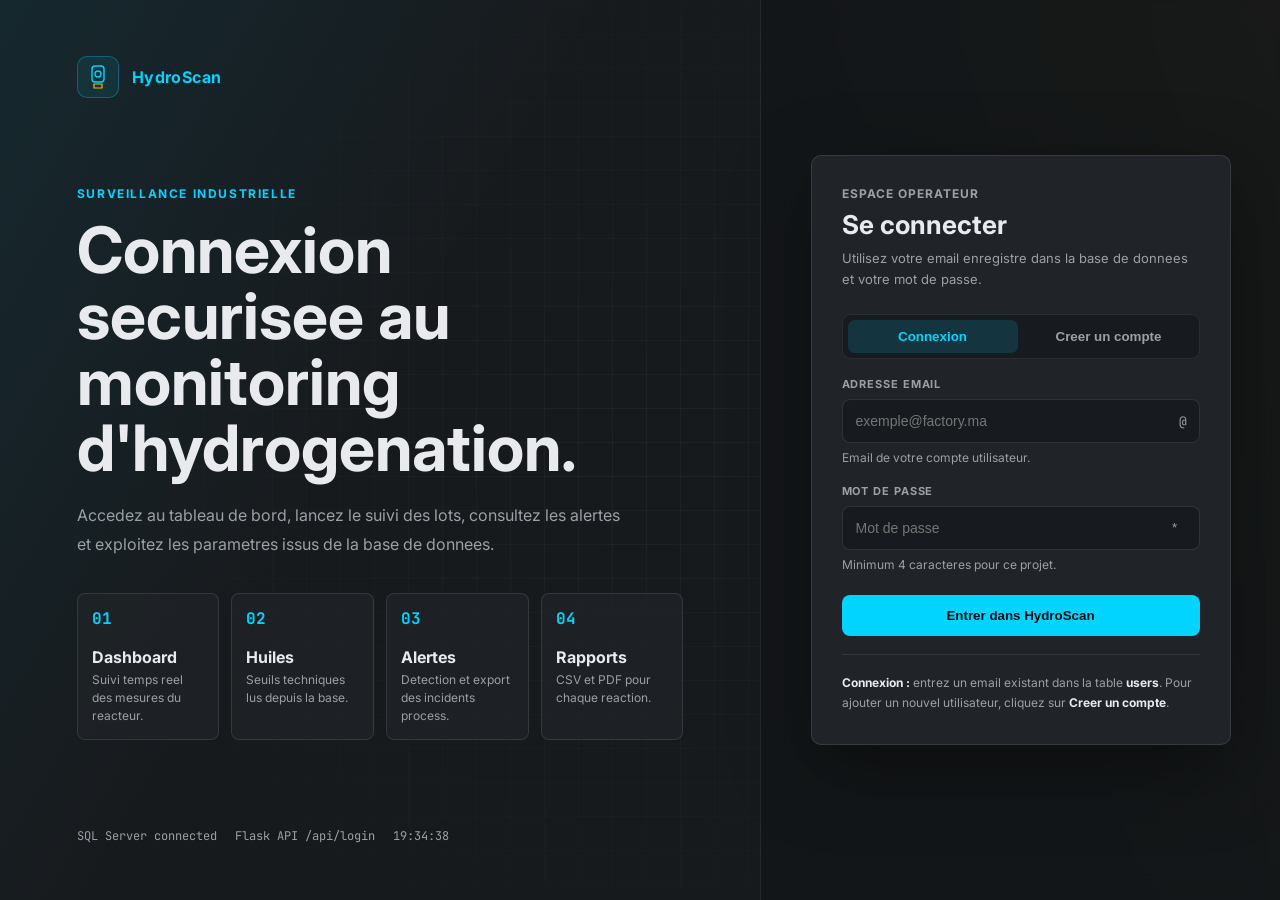
<file: templates/login.html>
<!DOCTYPE html>
<html lang="fr">
<head>
  <meta charset="UTF-8">
  <meta name="viewport" content="width=device-width, initial-scale=1.0">
  <title>Connexion - HydroScan</title>
  <link rel="preconnect" href="https://fonts.googleapis.com">
  <link href="https://fonts.googleapis.com/css2?family=Inter:wght@400;500;600;700&family=JetBrains+Mono:wght@400;600;700&display=swap" rel="stylesheet">
  <style>
    :root {
      --bg: #171a1d;
      --panel: #202428;
      --panel-2: #171b1f;
      --cyan: #00d4ff;
      --green: #00e676;
      --amber: #ffb300;
      --red: #ff4d4d;
      --text: #e8eaed;
      --muted: #9aa0a6;
      --border: rgba(255,255,255,.1);
      --shadow: 0 24px 80px rgba(0,0,0,.42);
    }

    * { box-sizing: border-box; margin: 0; padding: 0; }

    body {
      min-height: 100vh;
      font-family: 'Inter', sans-serif;
      color: var(--text);
      background:
        linear-gradient(120deg, rgba(0,212,255,.08), transparent 34%),
        linear-gradient(250deg, rgba(255,179,0,.05), transparent 30%),
        var(--bg);
      overflow: hidden;
    }

    body::before {
      content: '';
      position: fixed;
      inset: 0;
      background-image:
        linear-gradient(rgba(255,255,255,.035) 1px, transparent 1px),
        linear-gradient(90deg, rgba(255,255,255,.035) 1px, transparent 1px);
      background-size: 34px 34px;
      mask-image: radial-gradient(circle at center, black 0, transparent 78%);
      pointer-events: none;
    }

    .screen {
      position: relative;
      z-index: 1;
      min-height: 100vh;
      display: grid;
      grid-template-columns: minmax(460px, 1fr) minmax(420px, 520px);
      align-items: stretch;
    }

    .intro {
      padding: 56px clamp(34px, 6vw, 86px);
      display: flex;
      flex-direction: column;
      justify-content: space-between;
      min-height: 100vh;
    }

    .brand-line {
      display: flex;
      align-items: center;
      gap: 13px;
      color: var(--cyan);
      font-weight: 700;
      letter-spacing: .4px;
    }

    .brand-icon {
      width: 42px;
      height: 42px;
      border-radius: 10px;
      display: grid;
      place-items: center;
      background: rgba(0,212,255,.08);
      border: 1px solid rgba(0,212,255,.3);
    }

    .intro-main {
      max-width: 680px;
    }

    .eyebrow {
      color: var(--cyan);
      font-size: 12px;
      text-transform: uppercase;
      font-weight: 700;
      letter-spacing: 1.6px;
      margin-bottom: 16px;
    }

    h1 {
      font-size: clamp(38px, 5vw, 64px);
      line-height: 1.03;
      letter-spacing: 0;
      margin-bottom: 20px;
    }

    .intro-copy {
      color: var(--muted);
      font-size: 16px;
      line-height: 1.8;
      max-width: 560px;
    }

    .process-strip {
      display: grid;
      grid-template-columns: repeat(4, minmax(0, 1fr));
      gap: 12px;
      margin-top: 34px;
      max-width: 760px;
    }

    .process-step {
      background: rgba(32,36,40,.76);
      border: 1px solid var(--border);
      border-radius: 8px;
      padding: 14px;
      min-height: 112px;
    }

    .step-num {
      font-family: 'JetBrains Mono', monospace;
      color: var(--cyan);
      font-weight: 700;
      margin-bottom: 18px;
    }

    .step-title {
      font-weight: 700;
      margin-bottom: 4px;
    }

    .step-text {
      color: var(--muted);
      font-size: 12px;
      line-height: 1.5;
    }

    .footer-meta {
      display: flex;
      gap: 18px;
      flex-wrap: wrap;
      color: var(--muted);
      font-family: 'JetBrains Mono', monospace;
      font-size: 12px;
    }

    .login-side {
      display: flex;
      align-items: center;
      justify-content: center;
      padding: 32px;
      background: rgba(18,21,24,.62);
      border-left: 1px solid rgba(255,255,255,.08);
      backdrop-filter: blur(14px);
    }

    .login-card {
      width: 100%;
      max-width: 420px;
      background: var(--panel);
      border: 1px solid var(--border);
      border-radius: 10px;
      box-shadow: var(--shadow);
      padding: 30px;
      animation: rise .45s ease both;
    }

    @keyframes rise {
      from { opacity: 0; transform: translateY(14px); }
      to { opacity: 1; transform: translateY(0); }
    }

    .card-head {
      margin-bottom: 24px;
    }

    .card-kicker {
      color: var(--muted);
      font-size: 12px;
      font-weight: 700;
      text-transform: uppercase;
      letter-spacing: 1px;
      margin-bottom: 8px;
    }

    .card-title {
      font-size: 26px;
      font-weight: 700;
      margin-bottom: 8px;
    }

    .card-sub {
      color: var(--muted);
      font-size: 13px;
      line-height: 1.6;
    }

    .msg {
      display: none;
      border-radius: 8px;
      padding: 11px 12px;
      font-size: 13px;
      line-height: 1.45;
      margin-bottom: 16px;
    }

    .msg.show { display: block; }
    .msg.error { color: var(--red); background: rgba(255,77,77,.1); border: 1px solid rgba(255,77,77,.3); }
    .msg.warn { color: var(--amber); background: rgba(255,179,0,.1); border: 1px solid rgba(255,179,0,.28); }
    .msg.ok { color: var(--green); background: rgba(0,230,118,.1); border: 1px solid rgba(0,230,118,.25); }

    .field {
      margin-bottom: 17px;
    }

    label {
      display: block;
      color: var(--muted);
      font-size: 11px;
      font-weight: 700;
      text-transform: uppercase;
      letter-spacing: .9px;
      margin-bottom: 8px;
    }

    .input-wrap {
      position: relative;
    }

    input {
      width: 100%;
      background: var(--panel-2);
      border: 1px solid rgba(255,255,255,.1);
      color: var(--text);
      border-radius: 8px;
      padding: 13px 44px 13px 13px;
      font-size: 14px;
      outline: none;
      transition: border-color .2s, box-shadow .2s, background .2s;
    }

    input:focus {
      border-color: var(--cyan);
      box-shadow: 0 0 0 3px rgba(0,212,255,.11);
      background: #15191d;
    }

    input.invalid {
      border-color: var(--red);
      box-shadow: 0 0 0 3px rgba(255,77,77,.08);
    }

    .input-mark {
      position: absolute;
      right: 13px;
      top: 50%;
      transform: translateY(-50%);
      color: var(--muted);
      font-family: 'JetBrains Mono', monospace;
      font-size: 13px;
    }

    .eye {
      position: absolute;
      right: 8px;
      top: 50%;
      transform: translateY(-50%);
      border: 0;
      background: transparent;
      color: var(--muted);
      width: 34px;
      height: 34px;
      border-radius: 7px;
      cursor: pointer;
    }

    .eye:hover {
      color: var(--text);
      background: rgba(255,255,255,.05);
    }

    .hint {
      color: var(--muted);
      font-size: 12px;
      margin-top: 7px;
      min-height: 17px;
    }

    .hint.good { color: var(--green); }
    .hint.bad { color: var(--red); }

    .btn-login {
      width: 100%;
      display: inline-flex;
      align-items: center;
      justify-content: center;
      gap: 10px;
      border: 0;
      border-radius: 8px;
      padding: 13px 16px;
      color: #081014;
      background: var(--cyan);
      font-weight: 800;
      cursor: pointer;
      transition: transform .15s, box-shadow .2s, background .2s;
      margin-top: 4px;
    }

    .btn-login:hover:not(:disabled) {
      transform: translateY(-1px);
      box-shadow: 0 12px 30px rgba(0,212,255,.25);
      background: #26dcff;
    }

    .btn-login:disabled {
      opacity: .68;
      cursor: progress;
    }

    .loader {
      display: none;
      width: 15px;
      height: 15px;
      border-radius: 50%;
      border: 2px solid rgba(8,16,20,.24);
      border-top-color: #081014;
      animation: spin .7s linear infinite;
    }

    .btn-login.loading .loader { display: block; }
    @keyframes spin { to { transform: rotate(360deg); } }

    .login-note {
      margin-top: 18px;
      padding-top: 18px;
      border-top: 1px solid rgba(255,255,255,.08);
      color: var(--muted);
      font-size: 12px;
      line-height: 1.7;
    }

    .login-note strong { color: var(--text); }


    .mode-tabs {
      display: grid;
      grid-template-columns: 1fr 1fr;
      gap: 6px;
      background: var(--panel-2);
      border: 1px solid rgba(255,255,255,.08);
      border-radius: 9px;
      padding: 5px;
      margin-bottom: 18px;
    }

    .mode-tab {
      border: 0;
      border-radius: 7px;
      padding: 9px 10px;
      color: var(--muted);
      background: transparent;
      font-weight: 800;
      cursor: pointer;
      transition: background .2s, color .2s;
    }

    .mode-tab.active {
      background: rgba(0,212,255,.14);
      color: var(--cyan);
    }

    .hidden { display: none !important; }

    select {
      width: 100%;
      background: var(--panel-2);
      border: 1px solid rgba(255,255,255,.1);
      color: var(--text);
      border-radius: 8px;
      padding: 13px;
      font-size: 14px;
      outline: none;
    }

    select:focus {
      border-color: var(--cyan);
      box-shadow: 0 0 0 3px rgba(0,212,255,.11);
    }

    @media (max-width: 920px) {
      body { overflow: auto; }
      .screen { grid-template-columns: 1fr; }
      .intro { min-height: auto; padding: 34px 24px 12px; }
      .process-strip { grid-template-columns: repeat(2, minmax(0, 1fr)); }
      .footer-meta { display: none; }
      .login-side { border-left: 0; padding: 22px; }
    }

    @media (max-width: 560px) {
      .process-strip { display: none; }
      .login-card { padding: 24px; }
      .intro-main h1 { font-size: 34px; }
    }
  </style>
</head>
<body>
  <div class="screen">
    <section class="intro">
      <div class="brand-line">
        <div class="brand-icon" aria-hidden="true">
          <svg width="24" height="26" viewBox="0 0 24 26" fill="none" xmlns="http://www.w3.org/2000/svg">
            <rect x="6" y="2" width="12" height="16" rx="3" stroke="#00d4ff" stroke-width="1.4"/>
            <circle cx="12" cy="10" r="3" stroke="#00d4ff" stroke-width="1.3"/>
            <path d="M8 20h8v4H8z" stroke="#ffb300" stroke-width="1.2"/>
          </svg>
        </div>
        <span>HydroScan</span>
      </div>

      <div class="intro-main">
        <div class="eyebrow">Surveillance industrielle</div>
        <h1>Connexion securisee au monitoring d'hydrogenation.</h1>
        <p class="intro-copy">Accedez au tableau de bord, lancez le suivi des lots, consultez les alertes et exploitez les parametres issus de la base de donnees.</p>

        <div class="process-strip" aria-label="Fonctions principales">
          <div class="process-step">
            <div class="step-num">01</div>
            <div class="step-title">Dashboard</div>
            <div class="step-text">Suivi temps reel des mesures du reacteur.</div>
          </div>
          <div class="process-step">
            <div class="step-num">02</div>
            <div class="step-title">Huiles</div>
            <div class="step-text">Seuils techniques lus depuis la base.</div>
          </div>
          <div class="process-step">
            <div class="step-num">03</div>
            <div class="step-title">Alertes</div>
            <div class="step-text">Detection et export des incidents process.</div>
          </div>
          <div class="process-step">
            <div class="step-num">04</div>
            <div class="step-title">Rapports</div>
            <div class="step-text">CSV et PDF pour chaque reaction.</div>
          </div>
        </div>
      </div>

      <div class="footer-meta">
        <span>SQL Server connected</span>
        <span>Flask API /api/login</span>
        <span id="clock">--:--:--</span>
      </div>
    </section>

    <section class="login-side">
      <div class="login-card" id="login-card">
        <div class="card-head">
          <div class="card-kicker">Espace operateur</div>
          <div class="card-title" id="card-title">Se connecter</div>
          <p class="card-sub" id="card-sub">Utilisez votre email enregistre dans la base de donnees et votre mot de passe.</p>
        </div>

        <div class="mode-tabs" aria-label="Mode d'acces">
          <button class="mode-tab active" type="button" id="login-tab">Connexion</button>
          <button class="mode-tab" type="button" id="register-tab">Creer un compte</button>
        </div>

        <div class="msg" id="message"></div>

        <form id="login-form" novalidate>
          <div class="field hidden" id="name-field">
            <label for="full-name">Nom complet</label>
            <div class="input-wrap">
              <input id="full-name" name="nom" type="text" placeholder="Votre nom" autocomplete="name">
              <span class="input-mark">ID</span>
            </div>
            <div class="hint" id="name-hint">Nom affiche dans l'application.</div>
          </div>

          <div class="field">
            <label for="email">Adresse email</label>
            <div class="input-wrap">
              <input id="email" name="email" type="email" placeholder="exemple@factory.ma" autocomplete="email" required>
              <span class="input-mark">@</span>
            </div>
            <div class="hint" id="email-hint">Email de votre compte utilisateur.</div>
          </div>

          <div class="field">
            <label for="password">Mot de passe</label>
            <div class="input-wrap">
              <input id="password" name="password" type="password" placeholder="Mot de passe" autocomplete="current-password" required>
              <button class="eye" type="button" id="toggle-password" aria-label="Afficher le mot de passe">*</button>
            </div>
            <div class="hint" id="password-hint">Minimum 4 caracteres pour ce projet.</div>
          </div>

          <div class="field hidden" id="role-field">
            <label for="role">Role</label>
            <select id="role" name="role">
              <option value="operator">Operateur</option>
              <option value="admin">Administrateur</option>
            </select>
            <div class="hint">Pour la presentation, vous pouvez creer un compte operateur.</div>
          </div>

          <button class="btn-login" id="login-btn" type="submit">
            <span class="loader" aria-hidden="true"></span>
            <span id="btn-text">Entrer dans HydroScan</span>
          </button>
        </form>

        <div class="login-note" id="login-note">
          <strong>Connexion :</strong> entrez un email existant dans la table <strong>users</strong>. Pour ajouter un nouvel utilisateur, cliquez sur <strong>Creer un compte</strong>.
        </div>
      </div>
    </section>
  </div>

  <script>
    const form = document.getElementById('login-form');
    const emailInput = document.getElementById('email');
    const passwordInput = document.getElementById('password');
    const nameInput = document.getElementById('full-name');
    const roleInput = document.getElementById('role');
    const emailHint = document.getElementById('email-hint');
    const passwordHint = document.getElementById('password-hint');
    const nameHint = document.getElementById('name-hint');
    const message = document.getElementById('message');
    const btn = document.getElementById('login-btn');
    const btnText = document.getElementById('btn-text');
    const clock = document.getElementById('clock');
    const loginTab = document.getElementById('login-tab');
    const registerTab = document.getElementById('register-tab');
    const nameField = document.getElementById('name-field');
    const roleField = document.getElementById('role-field');
    const cardTitle = document.getElementById('card-title');
    const cardSub = document.getElementById('card-sub');
    const loginNote = document.getElementById('login-note');
    let mode = 'login';

    function tick() {
      if (clock) clock.textContent = new Date().toLocaleTimeString('fr-FR');
    }
    tick();
    setInterval(tick, 1000);

    function setMessage(type, text) {
      message.className = `msg ${type} show`;
      message.textContent = text;
    }

    function clearMessage() {
      message.className = 'msg';
      message.textContent = '';
    }

    function validEmail(value) {
      return /^\S+@\S+\.\S+$/.test(value);
    }

    function setMode(nextMode) {
      mode = nextMode;
      clearMessage();
      form.reset();
      [emailInput, passwordInput, nameInput].forEach(el => el.classList.remove('invalid'));
      emailHint.className = 'hint';
      emailHint.textContent = 'Email de votre compte utilisateur.';
      passwordHint.className = 'hint';
      passwordHint.textContent = 'Minimum 4 caracteres pour ce projet.';
      nameHint.className = 'hint';
      nameHint.textContent = 'Nom affiche dans l\'application.';

      const isRegister = mode === 'register';
      loginTab.classList.toggle('active', !isRegister);
      registerTab.classList.toggle('active', isRegister);
      nameField.classList.toggle('hidden', !isRegister);
      roleField.classList.toggle('hidden', !isRegister);

      cardTitle.textContent = isRegister ? 'Creer un compte' : 'Se connecter';
      cardSub.textContent = isRegister
        ? 'Ajoutez un nouvel utilisateur dans la base de donnees, puis connectez-vous.'
        : 'Utilisez votre email enregistre dans la base de donnees et votre mot de passe.';
      btnText.textContent = isRegister ? 'Creer le compte' : 'Entrer dans HydroScan';
      loginNote.innerHTML = isRegister
        ? '<strong>Creation :</strong> le compte sera ajoute dans la table <strong>users</strong>. Si l\'email existe deja, le systeme refuse la creation.'
        : '<strong>Connexion :</strong> entrez un email existant dans la table <strong>users</strong>. Pour ajouter un nouvel utilisateur, cliquez sur <strong>Creer un compte</strong>.';
    }

    loginTab.addEventListener('click', () => setMode('login'));
    registerTab.addEventListener('click', () => setMode('register'));

    emailInput.addEventListener('input', () => {
      emailInput.classList.remove('invalid');
      if (!emailInput.value.trim()) {
        emailHint.className = 'hint';
        emailHint.textContent = 'Email de votre compte utilisateur.';
      } else if (!validEmail(emailInput.value.trim())) {
        emailHint.className = 'hint bad';
        emailHint.textContent = 'Format email non valide.';
      } else {
        emailHint.className = 'hint good';
        emailHint.textContent = 'Format email valide.';
      }
    });

    nameInput.addEventListener('input', () => {
      nameInput.classList.remove('invalid');
      if (!nameInput.value.trim()) {
        nameHint.className = 'hint';
        nameHint.textContent = 'Nom affiche dans l\'application.';
      } else if (nameInput.value.trim().length < 2) {
        nameHint.className = 'hint bad';
        nameHint.textContent = 'Nom trop court.';
      } else {
        nameHint.className = 'hint good';
        nameHint.textContent = 'Nom valide.';
      }
    });

    passwordInput.addEventListener('input', () => {
      passwordInput.classList.remove('invalid');
      if (!passwordInput.value) {
        passwordHint.className = 'hint';
        passwordHint.textContent = 'Minimum 4 caracteres pour ce projet.';
      } else if (passwordInput.value.length < 4) {
        passwordHint.className = 'hint bad';
        passwordHint.textContent = 'Mot de passe trop court.';
      } else {
        passwordHint.className = 'hint good';
        passwordHint.textContent = 'Mot de passe saisi.';
      }
    });

    document.getElementById('toggle-password').addEventListener('click', () => {
      passwordInput.type = passwordInput.type === 'password' ? 'text' : 'password';
    });

    function setLoading(isLoading) {
      btn.disabled = isLoading;
      btn.classList.toggle('loading', isLoading);
      if (isLoading) btnText.textContent = mode === 'register' ? 'Creation...' : 'Verification...';
      if (!isLoading) btnText.textContent = mode === 'register' ? 'Creer le compte' : 'Entrer dans HydroScan';
    }

    form.addEventListener('submit', async (event) => {
      event.preventDefault();
      clearMessage();

      const email = emailInput.value.trim();
      const password = passwordInput.value;
      const nom = nameInput.value.trim();
      let ok = true;

      if (mode === 'register' && nom.length < 2) {
        nameInput.classList.add('invalid');
        nameHint.className = 'hint bad';
        nameHint.textContent = 'Veuillez entrer le nom complet.';
        ok = false;
      }

      if (!validEmail(email)) {
        emailInput.classList.add('invalid');
        emailHint.className = 'hint bad';
        emailHint.textContent = 'Veuillez entrer un email valide.';
        ok = false;
      }

      if (!password || password.length < 4) {
        passwordInput.classList.add('invalid');
        passwordHint.className = 'hint bad';
        passwordHint.textContent = 'Veuillez entrer un mot de passe valide.';
        ok = false;
      }

      if (!ok) return;

      setLoading(true);

      try {
        const url = mode === 'register' ? '/api/register' : '/api/login';
        const payload = mode === 'register'
          ? { nom, email, password, role: roleInput.value }
          : { email, password };

        const res = await fetch(url, {
          method: 'POST',
          headers: { 'Content-Type': 'application/json' },
          body: JSON.stringify(payload)
        });
        const data = await res.json();

        if (res.ok && mode === 'register') {
          const savedEmail = email;
          setMode('login');
          emailInput.value = savedEmail;
          emailInput.dispatchEvent(new Event('input'));
          setMessage('ok', 'Compte cree avec succes. Entrez le mot de passe pour vous connecter.');
          passwordInput.focus();
          return;
        }

        if (res.ok && mode === 'login') {
          localStorage.setItem('user_id', data.user_id);
          localStorage.setItem('user_nom', data.nom);
          localStorage.setItem('user_email', data.email);
          localStorage.setItem('user_role', data.role);
          setMessage('ok', `Connexion reussie. Bienvenue ${data.nom}.`);
          btnText.textContent = 'Connecte';
          setTimeout(() => { window.location.href = '/dashboard'; }, 700);
          return;
        }

        setMessage('error', data.error || 'Operation refusee. Verifiez les informations.');
        setLoading(false);
      } catch (error) {
        setMessage('warn', 'Serveur inaccessible. Verifiez que Flask est demarre.');
        setLoading(false);
      }
    });
  </script>
</body>
</html>
</file>
